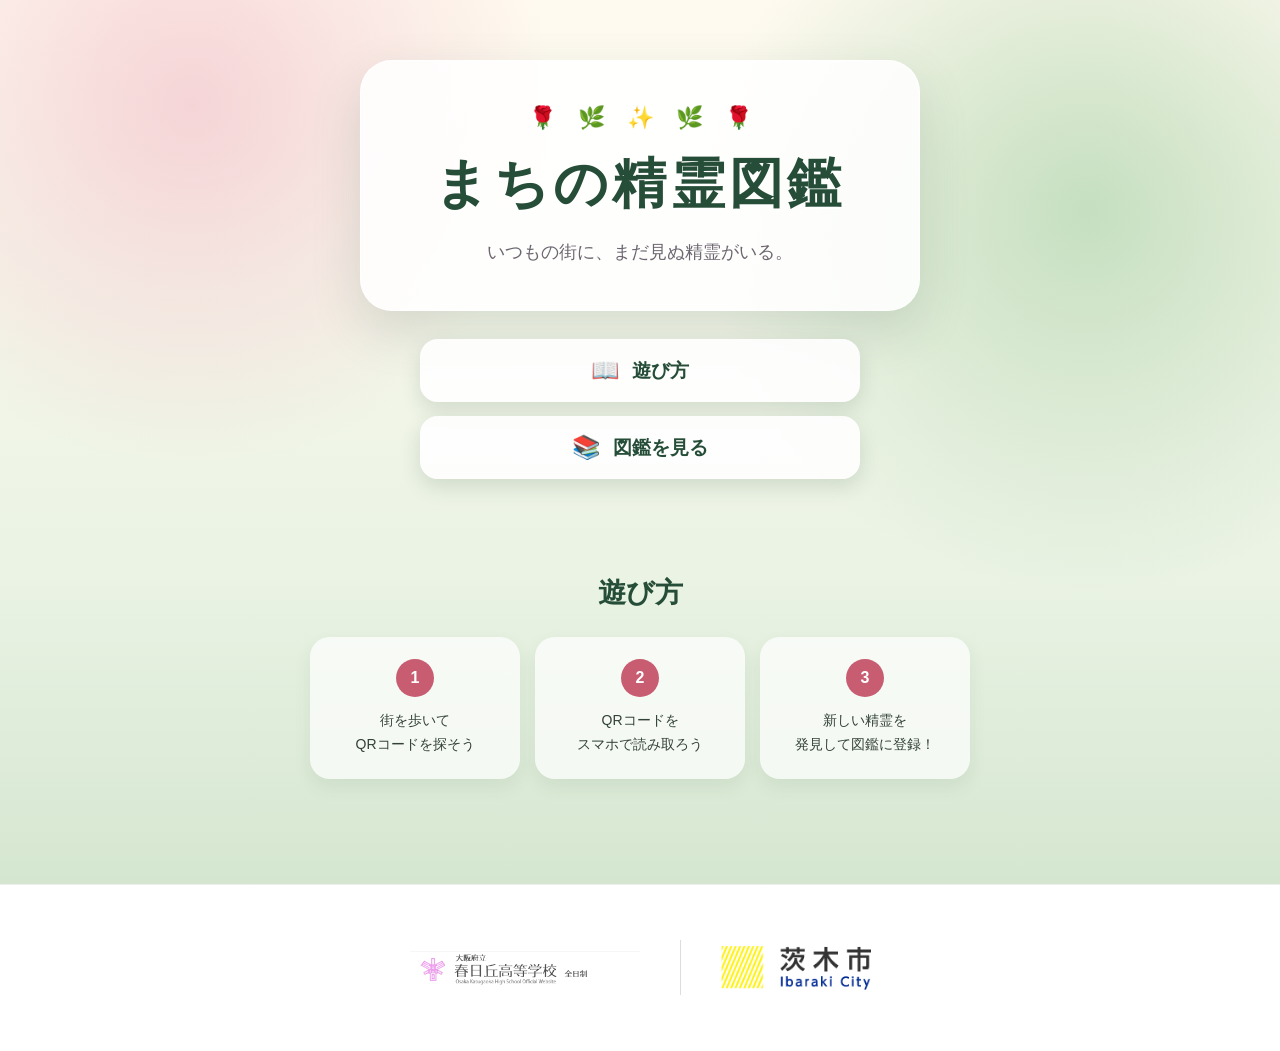
<file: index.html>
<!DOCTYPE html>
<html lang="ja">

<head>
    <meta charset="UTF-8">
    <meta name="viewport" content="width=device-width, initial-scale=1.0">

    <title>まちの精霊図鑑</title>

    <link rel="stylesheet" href="style.css">

    <script>
        const params = new URLSearchParams(window.location.search);

        if (params.has("char")) {
            location.href = "library.html" + location.search;
        }
    </script>
</head>

<body id="index">

    <main class="top-content">

        <div class="title">

            <div class="title-decoration">
                🌹　🌿　✨　🌿　🌹
            </div>

            <h1>まちの精霊図鑑</h1>

            <p>
                いつもの街に、まだ見ぬ精霊がいる。
            </p>

        </div>


        <div class="menu">

            <a href="#how-to-play" class="menu-button">
                <span class="menu-icon">📖</span>
                <span>遊び方</span>
            </a>

            <a href="library.html" class="menu-button">
                <span class="menu-icon">📚</span>
                <span>図鑑を見る</span>
            </a>

        </div>


        <section id="how-to-play" class="how-to-play">

            <h2>遊び方</h2>

            <div class="steps">

                <div class="step">
                    <div class="step-number">1</div>
                    <p>街を歩いて<br>QRコードを探そう</p>
                </div>

                <div class="step">
                    <div class="step-number">2</div>
                    <p>QRコードを<br>スマホで読み取ろう</p>
                </div>

                <div class="step">
                    <div class="step-number">3</div>
                    <p>新しい精霊を<br>発見して図鑑に登録！</p>
                </div>

            </div>

        </section>

    </main>


    <!-- ロゴエリア -->
    <footer class="sponsor">

        <div class="sponsor-logos">

            <img 
                class="school-logo"
                src="banner1.gif" 
                alt="高校のロゴ">

            <div class="logo-divider"></div>

            <img 
                src="pc_header_logo.png" 
                alt="茨木市のロゴ">

        </div>

    </footer>

</body>

</html>
</file>
<file: style.css>
/* ========================================
   まちの精霊図鑑
   茨木市イメージ
======================================== */


/* ========================================
   自分で変えやすい色
======================================== */

:root {

    /* 深い緑 */
    --green-dark: #254d38;

    /* 普通の緑 */
    --green: #4d7c5a;

    /* 明るい緑 */
    --green-light: #b9d9b5;

    /* バラをイメージした色 */
    --rose: #c85d72;

    /* 明るいバラ色 */
    --rose-light: #f3c5cd;

    /* クリーム色 */
    --cream: #fffaf0;

    /* 文字色 */
    --text: #334238;

    /* 影 */
    --shadow: rgba(37, 77, 56, 0.15);

}


/* ========================================
   基本設定
======================================== */

* {
    box-sizing: border-box;
}

html {
    scroll-behavior: smooth;
}

body {

    margin: 0;

    min-height: 100vh;

    font-family:
        "Hiragino Sans",
        "Yu Gothic",
        "Meiryo",
        sans-serif;

    color: var(--text);

    background:
        radial-gradient(
            circle at 15% 10%,
            rgba(243, 197, 205, 0.7),
            transparent 25%
        ),
        radial-gradient(
            circle at 85% 20%,
            rgba(185, 217, 181, 0.8),
            transparent 28%
        ),
        linear-gradient(
            180deg,
            #fffaf0 0%,
            #eaf3e4 55%,
            #c9dfc5 100%
        );

}


/* ========================================
   共通ボタン
======================================== */

button {

    border: none;

    padding: 13px 24px;

    border-radius: 15px;

    background:
        linear-gradient(
            135deg,
            var(--rose),
            #a94359
        );

    color: white;

    font-size: 16px;

    font-weight: bold;

    cursor: pointer;

    box-shadow:
        0 4px 0 #803247,
        0 8px 18px rgba(100, 40, 50, 0.18);

    transition:
        transform 0.2s,
        box-shadow 0.2s;

}

button:hover {

    transform: translateY(-2px);

}

button:active {

    transform: translateY(3px);

    box-shadow:
        0 1px 0 #803247;

}


/* ========================================
   トップページ
======================================== */

#index {

    min-height: 100vh;

    display: flex;

    flex-direction: column;

}

.top-content {

    flex: 1;

    width: 100%;

    padding:
        60px
        20px
        70px;

    display: flex;

    flex-direction: column;

    align-items: center;

    justify-content: center;

}


/* ========================================
   タイトル
======================================== */

.title {

    width: min(92%, 560px);

    padding:
        42px
        30px;

    text-align: center;

    background:
        rgba(255,255,255,0.88);

    border:
        1px solid
        rgba(255,255,255,0.9);

    border-radius: 32px;

    box-shadow:
        0 20px 50px
        var(--shadow);

}

.title-decoration {

    margin-bottom: 15px;

    font-size: 22px;

}

.title h1 {

    margin:
        0
        0
        15px;

    color:
        var(--green-dark);

    font-size:
        clamp(34px, 9vw, 54px);

    letter-spacing: 0.08em;

    text-shadow:
        0 2px 0 white;

}

.title p {

    margin: 0;

    color: #6d6670;

    font-size:
        clamp(15px, 4vw, 18px);

    line-height: 1.8;

}


/* ========================================
   トップメニュー
======================================== */

.menu {

    width: min(92%, 440px);

    margin-top: 28px;

    display: grid;

    gap: 14px;

}

.menu-button {

    display: flex;

    align-items: center;

    justify-content: center;

    gap: 12px;

    padding:
        18px
        25px;

    background:
        rgba(255,255,255,0.9);

    color:
        var(--green-dark);

    text-decoration: none;

    font-size: 19px;

    font-weight: bold;

    border-radius: 18px;

    box-shadow:
        0 8px 20px
        var(--shadow);

    transition:
        transform 0.2s,
        box-shadow 0.2s;

}

.menu-button:hover {

    transform: translateY(-4px);

    box-shadow:
        0 13px 25px
        rgba(37,77,56,0.2);

}

.menu-icon {

    font-size: 23px;

}


/* ========================================
   遊び方
======================================== */

.how-to-play {

    width: min(92%, 700px);

    margin-top: 60px;

    padding:
        35px
        20px;

    text-align: center;

}

.how-to-play h2 {

    margin:
        0
        0
        25px;

    color:
        var(--green-dark);

    font-size: 28px;

}

.steps {

    display: grid;

    grid-template-columns:
        repeat(3, 1fr);

    gap: 15px;

}

.step {

    padding:
        22px
        12px;

    background:
        rgba(255,255,255,0.7);

    border-radius: 20px;

    box-shadow:
        0 8px 18px
        rgba(37,77,56,0.08);

}

.step-number {

    width: 38px;

    height: 38px;

    margin:
        0
        auto
        12px;

    display: flex;

    justify-content: center;

    align-items: center;

    border-radius: 50%;

    background:
        var(--rose);

    color: white;

    font-weight: bold;

}

.step p {

    margin: 0;

    font-size: 14px;

    line-height: 1.7;

}


/* ========================================
   ロゴ・スポンサー風エリア
======================================== */

.sponsor {

    width: 100%;

    padding:
        28px
        20px;

    background: white;

    border-top:
        1px solid
        #eeeeee;

}

.sponsor-logos {

    width:
        min(100%, 650px);

    margin: auto;

    display: flex;

    align-items: center;

    justify-content: center;

    gap: 40px;

}

.sponsor-logos img {

    width: 150px;

    height: 75px;

    object-fit: contain;

}

/* 高校ロゴだけ少し大きく */

.sponsor-logos .school-logo {

    width: 230px;

    height: 110px;

}

.logo-divider {

    width: 1px;

    height: 55px;

    background: #dddddd;

}


/* ========================================
   図鑑ページ
======================================== */

.library-page {

    width:
        min(100%, 1100px);

    margin: auto;

    padding:
        25px
        20px
        70px;

}

.back-button {

    display: inline-block;

    margin-bottom: 25px;

    padding:
        10px
        16px;

    color:
        var(--green-dark);

    text-decoration: none;

    background:
        rgba(255,255,255,0.75);

    border-radius: 20px;

    font-size: 14px;

}


/* ========================================
   図鑑ヘッダー
======================================== */

.library-header {

    text-align: center;

    margin-bottom: 20px;

}

.library-decoration {

    margin-bottom: 10px;

    font-size: 20px;

}

.library-header h1 {

    margin:
        0
        0
        10px;

    color:
        var(--green-dark);

    font-size:
        clamp(30px, 7vw, 45px);

}

.library-header p {

    margin: 0;

    color: #68756a;

}


/* ========================================
   開発中表示
======================================== */

.dev-warning {

    width: fit-content;

    margin:
        20px
        auto;

    padding:
        9px
        16px;

    background:
        rgba(255,248,220,0.9);

    color: #80651d;

    border:
        1px solid
        #eadca7;

    border-radius: 20px;

    font-size: 13px;

}


/* ========================================
   発見数
======================================== */

.library-tools {

    margin:
        25px
        0
        35px;

    display: flex;

    flex-direction: column;

    align-items: center;

    gap: 15px;

}

#count {

    margin: 0;

    padding:
        12px
        28px;

    background:
        rgba(255,255,255,0.85);

    color:
        var(--green-dark);

    font-size: 21px;

    font-weight: bold;

    border-radius: 30px;

    box-shadow:
        0 6px 18px
        var(--shadow);

}

.reset-button {

    background:
        linear-gradient(
            135deg,
            #89918b,
            #69726b
        );

    box-shadow:
        0 4px 0 #4e554f;

    font-size: 13px;

    padding:
        10px
        18px;

}


/* ========================================
   キャラクター一覧
======================================== */

.character-list {

    width: 100%;

    max-width: 1050px;

    margin: 0 auto;

    display: grid;

    grid-template-columns:
        repeat(3, 1fr);

    gap: 28px;

}


/* ========================================
   キャラクターカード
======================================== */

.card {

    position: relative;

    width: 100%;

    min-width: 0;

    padding: 25px;

    text-align: center;

    background:
        linear-gradient(
            145deg,
            rgba(255,255,255,0.96),
            rgba(255,250,240,0.96)
        );

    border:
        1px solid
        rgba(37,77,56,0.12);

    border-radius: 25px;

    box-shadow:
        0 12px 28px
        var(--shadow);

    overflow: hidden;

    transition:
        transform 0.25s,
        box-shadow 0.25s;

}

.card::before {

    content: "";

    position: absolute;

    top: 0;
    left: 0;

    width: 100%;

    height: 7px;

    background:
        linear-gradient(
            90deg,
            var(--green-dark),
            var(--green),
            var(--rose-light),
            var(--rose)
        );

}

.card:hover {

    transform: translateY(-6px);

    box-shadow:
        0 18px 35px
        rgba(37,77,56,0.2);

}


/* No.001など */

.card-number {

    margin-bottom: 8px;

    color:
        var(--rose);

    font-size: 12px;

    font-weight: bold;

    letter-spacing: 0.1em;

}


/* キャラクター名 */

.card h2 {

    margin:
        0
        0
        15px;

    min-height: 0;

    color:
        var(--green-dark);

    font-size: 23px;

    line-height: 1.4;

}


/* キャラクター画像 */

.character-image-box {

    min-height: 210px;

    display: flex;

    justify-content: center;

    align-items: center;

}

.card img {

    display: block;

    width: 200px;

    max-width: 100%;

    height: 210px;

    object-fit: contain;

    border-radius: 20px;

    background:
        #eef4eb;

    border:
        4px solid
        #dcead7;

}


/* 説明 */

.card p {

    min-height: 55px;

    margin:
        18px
        0
        0;

    line-height: 1.7;

    color: #5b685d;

}


/* ========================================
   発見画面
======================================== */

#discover-screen {

    position: fixed;

    inset: 0;

    z-index: 1000;

    padding: 25px;

    display: flex;

    justify-content: center;

    align-items: center;

    text-align: center;

    background:
        radial-gradient(
            circle at 50% 30%,
            rgba(220,110,135,0.45),
            transparent 25%
        ),
        radial-gradient(
            circle at 20% 80%,
            rgba(100,160,100,0.4),
            transparent 30%
        ),
        linear-gradient(
            150deg,
            #173b2b,
            #28543d,
            #572c3a
        );

    overflow-y: auto;
    color: #ffffff;

    text-shadow:
    0 3px 0 #254d38,
    0 6px 15px rgba(0, 0, 0, 0.35);

}

.discover-content {

    width:
        min(100%, 500px);

    padding:
        35px 25px;

    border-radius: 30px;

    background:
        rgba(255,255,255,0.08);

    border:
        1px solid
        rgba(255,255,255,0.2);

    box-shadow:
        0 20px 60px
        rgba(0,0,0,0.25);

    backdrop-filter:
        blur(10px);

}

.discover-sparkles {

    margin-bottom: 10px;

    font-size: 25px;

}

.discover-label {

    margin:
        0
        0
        8px;

    color:
        #f7d883;

    font-size: 11px;

    font-weight: bold;

    letter-spacing: 0.2em;

}

#discover-screen h1 {

    margin:
        0
        0
        20px;

    color: #fff3b5;

    font-size:
        clamp(35px,10vw,55px);

}

#discover-screen img {

    width:
        min(70vw,280px);

    max-height: 35vh;

    object-fit: contain;

    padding: 8px;

    background:
        rgba(255,255,255,0.12);

    border:
        3px solid
        rgba(255,255,255,0.75);

    border-radius: 24px;

    box-shadow:
        0 0 30px
        rgba(255,210,150,0.35);

    animation:
        discoverPop
        0.6s
        ease-out;

}

#discover-name {

    margin:
        20px
        0
        10px;

    color: white;

    font-size:
        clamp(25px,7vw,35px);

}

#discover-desc {

    margin:
        0
        0
        25px;

    color:
        rgba(255,255,255,0.9);

    line-height: 1.7;

}

#discover-screen button {

    background:
        linear-gradient(
            135deg,
            #ffe38a,
            #dca73b
        );

    color:
        #533b13;

    box-shadow:
        0 4px 0
        #a4701e;

}


/* ========================================
   発見アニメーション
======================================== */

@keyframes discoverPop {

    0% {

        transform:
            scale(0.5)
            rotate(-5deg);

        opacity: 0;

    }

    70% {

        transform:
            scale(1.08)
            rotate(2deg);

        opacity: 1;

    }

    100% {

        transform:
            scale(1)
            rotate(0);

    }

}


/* ========================================
   キャラクター詳細画面
======================================== */

#character-detail-screen {

    position: fixed;

    inset: 0;

    z-index: 900;

    padding:
        30px
        20px;

    display: flex;

    justify-content: center;

    /*
       ここが重要。
       centerではなくflex-startにすることで、
       スマホで上の「名前」が画面外に行きにくくなる。
    */
    align-items: flex-start;

    background:
        radial-gradient(
            circle at 50% 20%,
            rgba(255,255,255,0.8),
            transparent 30%
        ),
        linear-gradient(
            150deg,
            #e9f3e5,
            #fffaf0
        );

    overflow-y: auto;

}

.character-detail-content {

    position: relative;

    width:
        min(100%,520px);

    margin:
        10px
        auto
        30px;

    padding:
        45px
        25px
        30px;

    border-radius: 30px;

    background:
        rgba(255,255,255,0.94);

    box-shadow:
        0 15px 50px
        rgba(37,77,56,0.2);

    text-align: center;

}


/* 閉じるボタン */

.detail-close-button {

    position: absolute;

    top: 12px;

    right: 15px;

    width: 45px;

    height: 45px;

    padding: 0;

    border-radius: 50%;

    background:
        #254d38;

    color: white;

    font-size: 28px;

    line-height: 1;

    box-shadow: none;

    cursor: pointer;

}


/* No.001 */

#detail-number {

    margin:
        0
        0
        5px;

    color:
        #4d7c5a;

    font-size: 14px;

    font-weight: bold;

    letter-spacing: 0.1em;

}


/* ★キャラクター名 */

#detail-name {

    display: block;

    margin:
        0
        0
        20px;

    color:
        #254d38;

    font-size:
        clamp(28px,7vw,40px);

    line-height: 1.3;

}


/* 詳細画像 */

#detail-image {

    display: block;

    width:
        min(80vw,350px);

    height: auto;

    max-height: 45vh;

    margin:
        0
        auto;

    object-fit: contain;

    padding: 10px;

    border-radius: 20px;

    background: #fff;

    box-shadow:
        0 8px 25px
        rgba(37,77,56,0.15);

    cursor: zoom-in;

    transition:
        transform 0.2s ease;

}

#detail-image:hover {

    transform:
        scale(1.03);

}


/* 画像をタップ */

.image-hint {

    margin:
        10px
        0
        20px;

    color: #777;

    font-size: 12px;

}


/* 説明 */

#detail-desc {

    margin:
        0
        auto
        25px;

    max-width: 430px;

    color:
        #334238;

    line-height: 1.8;

    font-size: 16px;

}


/* 詳細情報 */

#detail-info {

    padding: 18px;

    border-radius: 20px;

    background:
        #f4f8f2;

    text-align: left;

}

#detail-info p {

    margin:
        0
        0
        15px;

    line-height: 1.7;

}

#detail-info p:last-child {

    margin-bottom: 0;

}

#detail-info strong {

    color:
        #254d38;

}


/* ========================================
   大きな画像
======================================== */

#big-image-screen {

    position: fixed;

    inset: 0;

    z-index: 2000;

    padding: 20px;

    display: flex;

    flex-direction: column;

    justify-content: center;

    align-items: center;

    background:
        rgba(0,0,0,0.9);

    cursor: zoom-out;

}

#big-image {

    max-width: 95vw;

    max-height: 85vh;

    object-fit: contain;

    border-radius: 10px;

    box-shadow:
        0 10px 50px
        rgba(0,0,0,0.5);

}

#big-image-screen p {

    margin-top: 15px;

    color: white;

    font-size: 13px;

}


/* ========================================
   タブレット
======================================== */

@media (max-width: 900px) {

    .character-list {

        grid-template-columns:
            repeat(2,1fr);

        gap: 20px;

    }

}


/* ========================================
   スマホ
======================================== */

@media (max-width: 600px) {

    .top-content {

        padding:
            40px
            15px
            50px;

    }


    .steps {

        grid-template-columns: 1fr;

    }


    .step {

        display: flex;

        align-items: center;

        gap: 15px;

        text-align: left;

    }


    .step-number {

        flex-shrink: 0;

        margin: 0;

    }


    .step p {

        text-align: left;

    }


    /* ロゴ */

    .sponsor {

        padding:
            22px
            12px;

    }


    .sponsor-logos {

        gap: 12px;

    }


    .sponsor-logos img {

        width: 100px;

        height: 55px;

    }


    /* 高校ロゴ */

    .sponsor-logos .school-logo {

        width: 150px;

        height: 75px;

    }


    .logo-divider {

        height: 40px;

    }


    /* 図鑑 */

    .library-page {

        width: 100%;

        padding:
            20px
            14px
            50px;

    }


    .character-list {

        grid-template-columns: 1fr;

        gap: 20px;

    }


    .card {

        padding:
            25px
            18px;

    }


    .card h2 {

        font-size: 22px;

    }


    .card img {

        width: 180px;

        height: 200px;

    }


    /* 詳細画面 */

    #character-detail-screen {

        padding:
            15px
            12px;

    }


    .character-detail-content {

        width: 100%;

        margin:
            0
            auto
            20px;

        padding:
            55px
            18px
            25px;

        border-radius: 25px;

    }


    #detail-name {

        font-size: 30px;

    }


    #detail-image {

        width: min(82vw,320px);

        max-height: 40vh;

    }


    #detail-info {

        padding: 16px;

    }

}


/* ========================================
   小さいスマホ
======================================== */

@media (max-width: 380px) {

    .library-header h1 {

        font-size: 28px;

    }


    .card h2 {

        font-size: 20px;

    }


    .card img {

        width: 160px;

        height: 180px;

    }


    .character-detail-content {

        padding-left: 14px;

        padding-right: 14px;

    }


    #detail-name {

        font-size: 27px;

    }

}
/* ========================================
   発見画面：画面上部が切れないようにする
======================================== */

#discover-screen {
    min-height: 100vh;
    height: auto;
    overflow-y: auto;

    display: flex;
    justify-content: center;
    align-items: flex-start;

    padding: 40px 20px 60px;
}

.discover-content {
    margin: 20px auto;
}

/* ========================================
   掲載についてのお知らせ
======================================== */

.copyright-note {
    max-width: 700px;
    margin: 50px auto 30px;
    padding: 20px;
    
    color: rgba(51, 66, 56, 0.7);
    font-size: 12px;
    line-height: 1.9;
    text-align: center;
}
</file>
